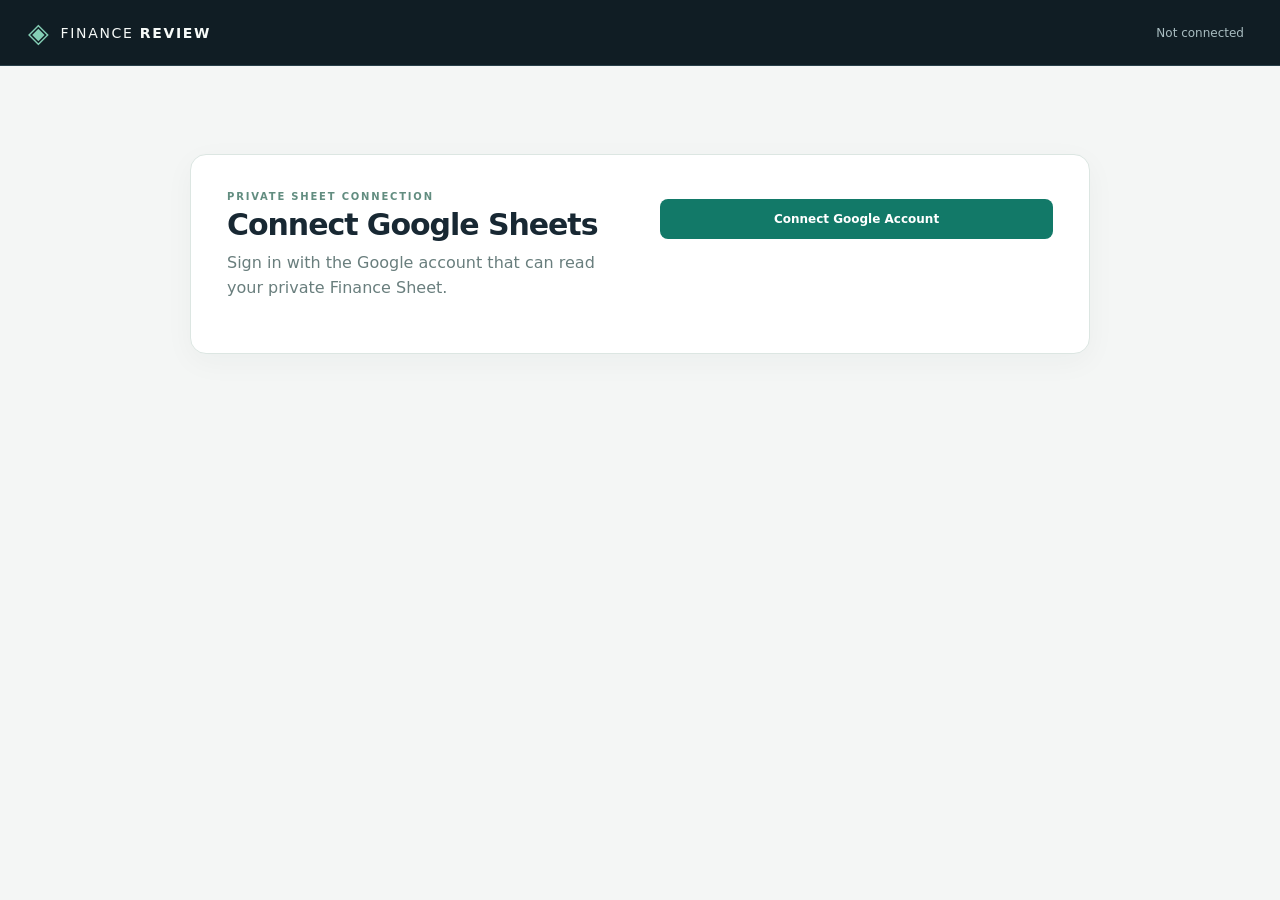
<file: index.html>
<!doctype html>
<html lang="en">
<head>
<meta charset="utf-8"><meta name="viewport" content="width=device-width, initial-scale=1">
<meta name="theme-color" content="#101d24"><title>Finance Review</title>
<link rel="stylesheet" href="./style.css?v=20261110-3">
<script src="https://accounts.google.com/gsi/client" async defer></script>
<script src="./statement-model.js?v=20261104-2" defer></script>
<script src="./source-model.js?v=20261104-5" defer></script>
<script src="./source-ranges.js?v=20261104-1" defer></script>
<script src="./liquidity-model.js?v=20261110-1" defer></script>
<script src="./liquidity-chart.js?v=20261110-2" defer></script>
<script src="./app.js?v=20261110-4" defer></script>
</head>
<body>
<div class="app-shell">
<header class="topbar"><div class="brand"><span class="brand-icon">◈</span><span>FINANCE <b>REVIEW</b></span></div><div class="top-actions"><span id="sync-time">Not connected</span><button id="refresh" class="button ghost" hidden>Refresh data</button><button id="disconnect" class="button ghost" hidden>Disconnect</button></div></header>
<main>
<section id="setup" class="setup"><div><p class="kicker">PRIVATE SHEET CONNECTION</p><h1>Connect Google Sheets</h1><p>Sign in with the Google account that can read your private Finance Sheet.</p></div><div class="setup-fields"><button id="connect" class="button primary">Connect Google Account</button><p id="connect-error" class="error" role="alert"></p></div></section>
<div id="dashboard" hidden>
<div class="page-heading"><div><p class="kicker">PERSONAL FINANCE</p><h1>Financial overview</h1><p id="period-subtitle" class="muted"></p></div><div class="select-wrap"><label for="period">Balance snapshot</label><select id="period"></select></div></div>
<nav class="tabs" aria-label="Dashboard sections"><button class="tab active" data-tab="overview" type="button">Overview</button><button class="tab" data-tab="assets" type="button">Assets & liabilities</button><button class="tab" data-tab="spending" type="button">Income & spending</button><button class="tab" data-tab="budget" type="button">Budget planner</button><button class="tab" data-tab="liquidity" type="button">Liquidity Planner</button></nav>
<p id="data-status" class="status-box" role="status"></p>
<section id="view-overview" class="view">
<div class="metric-grid"><article class="metric"><span>Period income</span><strong id="overview-income">—</strong><small>Statement income, including investment and MPF</small></article><article class="metric"><span>Period expense</span><strong id="expense">—</strong><small id="expense-caption"></small></article><article class="metric accent"><span>Net worth change</span><strong id="overview-net-change">—</strong><small>Change since prior balance snapshot</small></article><article class="metric"><span>Salary less expense</span><strong id="overview-core-savings">—</strong><small>Excludes investment, MPF and other income</small></article></div>
<div class="panel-grid"><article class="panel"><div class="panel-head"><div><p class="kicker">BALANCE SHEET</p><h2>Asset allocation</h2></div><button class="text-button" data-go="assets">Explore assets →</button></div><div id="allocation-summary"></div></article><article class="panel"><div class="panel-head"><div><p class="kicker">STATEMENT RECONCILIATION</p><h2>Expense components</h2></div><button class="text-button" data-go="spending">Explore spending →</button></div><div id="expense-summary"></div></article></div>
<article class="panel"><div class="panel-head"><div><p class="kicker">PERIOD COMPARISON</p><h2>Spending across snapshots</h2></div><span class="muted small">Periods have different lengths</span></div><div id="period-chart" class="period-chart"></div></article>
<article class="panel"><div class="panel-head"><div><p class="kicker">HISTORY</p><h2>Net worth across snapshots</h2></div></div><div id="net-worth-history" class="period-chart"></div></article>
</section>
<section id="view-assets" class="view" hidden>
<div class="section-head"><div><p class="kicker">BALANCE SHEET</p><h2>Assets & liabilities</h2></div><span id="asset-asof" class="muted"></span></div>
<div class="metric-grid three"><article class="metric"><span>Gross assets</span><strong id="asset-gross">—</strong></article><article class="metric"><span>Total liabilities</span><strong id="asset-debt">—</strong></article><article class="metric"><span>Net worth</span><strong id="asset-net">—</strong></article></div>
<div class="panel-grid"><article class="panel"><div class="panel-head"><div><p class="kicker">COMPOSITION</p><h2>Allocation</h2></div><div class="select-wrap compact"><label for="asset-group">Group by</label><select id="asset-group"><option value="category">Category</option><option value="account">Account</option><option value="currency">Currency</option></select></div></div><div id="asset-groups"></div></article><article class="panel"><div class="panel-head"><div><p class="kicker">MOVEMENT</p><h2>Change since prior snapshot</h2></div></div><div id="asset-movement"></div></article></div>
<article class="panel"><div class="panel-head"><div><p class="kicker">POSITIONS</p><h2>Account & holding detail</h2></div><span id="holding-count" class="muted small"></span></div><div class="filter-row"><input id="asset-search" type="search" placeholder="Search account or holding" aria-label="Search account or holding"><select id="asset-category" aria-label="Filter asset category"><option value="">All categories</option></select><select id="asset-type" aria-label="Filter position type"><option value="">Assets and liabilities</option><option value="Asset">Assets only</option><option value="Liabilities">Liabilities only</option></select><button id="clear-assets" class="button light">Clear filters</button></div><div class="table-wrap"><table><thead><tr><th>Type</th><th>Category</th><th>Account</th><th>Holding</th><th>CCY</th><th class="numeric">Original</th><th class="numeric">HKD value</th><th class="numeric">Change</th></tr></thead><tbody id="asset-rows"></tbody></table></div></article>
</section>
<section id="view-spending" class="view" hidden>
<div class="section-head"><div><p class="kicker">CASH FLOW</p><h2>Income & spending</h2></div><div class="select-wrap compact"><label for="spend-window">Itemized entries for</label><select id="spend-window"></select></div></div>
<div class="metric-grid three"><article class="metric accent"><span>Statement income</span><strong id="income-total">—</strong><small id="income-span"></small></article><article class="metric"><span>Reconciled expense</span><strong id="spend-total">—</strong><small id="spend-span"></small></article><article class="metric accent"><span>Net worth change</span><strong id="spend-net-change">—</strong><small>Statement balance change</small></article><article class="metric"><span>Salary</span><strong id="income-salary">—</strong><small>Statement figure</small></article><article class="metric"><span>Other income</span><strong id="income-other">—</strong><small>Statement figure</small></article><article class="metric"><span>Salary less expense</span><strong id="spend-core-savings">—</strong><small>Excludes investment, MPF and other income</small></article></div>
<div class="panel-grid"><article class="panel"><div class="panel-head"><div><p class="kicker">INCOME SOURCES</p><h2>Statement breakdown</h2></div></div><div id="income-components"></div></article><article class="panel"><div class="panel-head"><div><p class="kicker">EXPENSE COMPONENTS</p><h2>Reconciled breakdown</h2></div></div><div id="spend-components"></div></article></div>
<div class="panel-grid"><article class="panel"><div class="panel-head"><div><p class="kicker">INCOME LOG</p><h2>Entry breakdown</h2></div><div class="select-wrap compact"><label for="income-group">Group by</label><select id="income-group"><option value="type">Income type</option><option value="account">Receiving account</option></select></div></div><div id="income-groups"></div></article><article class="panel"><div class="panel-head"><div><p class="kicker">LARGE EXPENSE LOG</p><h2>Categories</h2></div><div class="select-wrap compact"><label for="event-group">Group by</label><select id="event-group"><option value="category">Category</option><option value="month">Calendar month</option></select></div></div><div id="event-groups"></div></article></div>
<article class="panel"><div class="panel-head"><div><p class="kicker">ITEMIZED INCOME</p><h2>Income entries</h2></div><span id="income-count" class="muted small"></span></div><div class="filter-row"><input id="income-search" type="search" placeholder="Search entry or account" aria-label="Search income entry"><select id="income-type" aria-label="Filter income type"><option value="">All income types</option></select><select id="income-account" aria-label="Filter receiving account"><option value="">All accounts</option></select><button id="clear-income" class="button light">Clear filters</button></div><div class="table-wrap"><table><thead><tr><th>Date</th><th>Description</th><th>Income type</th><th>Receiving account</th><th class="numeric">HKD amount</th></tr></thead><tbody id="income-rows"></tbody></table></div></article>
<article class="panel"><div class="panel-head"><div><p class="kicker">ITEMIZED ENTRIES</p><h2>Large expenses</h2></div><span id="event-count" class="muted small"></span></div><div class="filter-row"><input id="event-search" type="search" placeholder="Search description" aria-label="Search expense description"><select id="event-category" aria-label="Filter category"><option value="">All categories</option></select><button id="clear-events" class="button light">Clear filters</button></div><div class="table-wrap"><table><thead><tr><th>Date</th><th>Description</th><th>Category</th><th class="numeric">Amount</th></tr></thead><tbody id="event-rows"></tbody></table></div></article>
<p class="data-note">Gross assets, liabilities, income, expense and salary less expense come from Statement's labeled totals. Itemized lists do not recalculate those totals. Investment and MPF results are valuation changes, not cash receipts. Routine is a reconciliation residual and can be positive. Only Large exp. contains individual spending entries; income entries exclude transfers.</p>
</section>
<section id="view-budget" class="view" hidden>
<div class="section-head"><div><p class="kicker">PLANNING</p><h2>Budget planner</h2></div><div class="select-wrap compact"><label for="budget-month">Budget month</label><select id="budget-month"></select></div></div>
<div class="metric-grid three"><article class="metric"><span>Planned income</span><strong id="budget-income">—</strong></article><article class="metric"><span>Planned expenses</span><strong id="budget-expenses">—</strong></article><article class="metric"><span>Planned surplus</span><strong id="budget-surplus">—</strong></article></div>
<div class="panel-grid"><article class="panel"><div class="panel-head"><div><p class="kicker">MONTHLY PLAN</p><h2>Expense categories</h2></div></div><div id="budget-categories"></div></article><article class="panel"><div class="panel-head"><div><p class="kicker">ACTUAL VS PLAN</p><h2>Reconciliation status</h2></div></div><div id="budget-actual"></div></article></div>
<article class="panel"><div class="panel-head"><div><p class="kicker">FUTURE ONE-OFF PLANS</p><h2>Events & one-off expenses</h2></div><span id="plan-count" class="muted small"></span></div><div class="filter-row"><select id="plan-scope" aria-label="Filter planned event month"><option value="all">All planned months</option><option value="month">Selected budget month</option></select><input id="plan-search" type="search" placeholder="Search event or note" aria-label="Search one-off plans"><select id="plan-category" aria-label="Filter plan category"><option value="">All categories</option></select><select id="plan-status" aria-label="Filter plan inclusion"><option value="">Included and excluded</option><option value="included">Included in budget</option><option value="excluded">Excluded from budget</option></select><button id="clear-plans" class="button light">Clear filters</button></div><div class="table-wrap"><table><thead><tr><th>Date</th><th>Event</th><th>Category</th><th class="numeric">Estimated cost</th><th class="numeric">Paid / saved</th><th class="numeric">Remaining</th><th>Included?</th><th>Notes</th></tr></thead><tbody id="plan-rows"></tbody></table></div><p class="data-note">The monthly Planned Events figure above comes directly from the Budget sheet. This list shows the source plans and does not recalculate the monthly budget.</p></article>
<article class="panel"><div class="panel-head"><div><p class="kicker">UPCOMING MONTHS</p><h2>Budget schedule</h2></div></div><div class="table-wrap"><table><thead><tr><th>Month</th><th class="numeric">Income</th><th class="numeric">Housing</th><th class="numeric">Routine</th><th class="numeric">Events</th><th class="numeric">Expenses</th><th class="numeric">Surplus</th></tr></thead><tbody id="budget-rows"></tbody></table></div></article>
</section>
<section id="view-liquidity" class="view" hidden>
<div class="section-head"><div><p class="kicker">CASH PLANNING</p><h2>Liquidity Planner</h2></div><span id="liquidity-asof" class="muted"></span></div>
<div class="metric-grid three"><article class="metric accent"><span>Current liquidity</span><strong id="liquidity-current">—</strong><small>HKD-denominated cash plus credit card balances converted to HKD</small></article><article class="metric"><span>Projected ending liquidity</span><strong id="liquidity-projected">—</strong><small id="liquidity-projection-date"></small></article></div>
<article class="panel liquidity-forecast"><div class="panel-head"><div><p class="kicker">FORECAST & STRESS TEST</p><h2>Monthly liquidity</h2></div><span class="muted small">Changes here stay in this browser</span></div>
<div class="lc-controls"><div class="lc-slider"><div class="lc-control-heading"><label for="extra-outflow">Extra Cash Outflow</label><strong id="extra-outflow-value">HK$0</strong></div><input id="extra-outflow" type="range" min="0" max="100000" step="1000" value="0"><div class="lc-range-labels"><span>HK$0</span><span>HK$100,000</span></div></div><div class="select-wrap"><label for="effective-month">Effective Month</label><select id="effective-month"></select></div></div>
<div class="lc-chart-toolbar"><div class="lc-legend"><span><i class="lc-legend-actual"></i>Actual</span><span><i class="lc-legend-baseline"></i>Baseline Forecast</span><span><i class="lc-legend-scenario"></i>Stress Scenario</span><span><i class="lc-legend-negative"></i>Below zero</span></div><div class="lc-range-switch" role="group" aria-label="Chart period"><button type="button" data-liquidity-range="3" aria-pressed="false">3M</button><button type="button" data-liquidity-range="6" aria-pressed="false">6M</button><button type="button" data-liquidity-range="12" aria-pressed="true">12M</button></div></div>
<div id="liquidity-chart" class="lc-chart"></div>
<div class="lc-summary"><div><span>Projected Ending Liquidity</span><strong id="baseline-ending">—</strong></div><div><span>Adjusted Ending Liquidity</span><strong id="adjusted-ending">—</strong></div><div id="minimum-liquidity-card"><span>Minimum Liquidity</span><strong id="minimum-liquidity">—</strong></div></div>
<div class="table-wrap"><table><thead><tr><th>Month</th><th class="numeric">Scenario beginning</th><th class="numeric">Budgeted net cash flow</th><th class="numeric">One-off net cash flow</th><th class="numeric">Baseline ending</th><th class="numeric">Scenario ending</th></tr></thead><tbody id="liquidity-rows"></tbody></table></div><p class="data-note">Forecast starts from the latest completed Statement snapshot. Regular cash flow excludes Budget planned events; included one-off estimates appear once. Investment valuation changes are excluded. The stress test does not change your Sheet.</p></article>
<div class="panel-grid"><article class="panel"><div class="panel-head"><div><p class="kicker">SAVINGS</p><h2>Budget vs actual savings</h2></div></div><div class="table-wrap"><table><thead><tr><th>Month</th><th class="numeric">Target</th><th class="numeric">Actual</th><th class="numeric">Gap</th><th>Status</th></tr></thead><tbody id="liquidity-savings"></tbody></table></div></article><article class="panel"><div class="panel-head"><div><p class="kicker">INCLUDED PLANS</p><h2>Future one-off plans</h2></div></div><div class="table-wrap"><table><thead><tr><th>Date</th><th>Event</th><th>Category</th><th class="numeric">Cash flow</th></tr></thead><tbody id="liquidity-plans"></tbody></table></div></article></div>
</section>
</div>
</main>
</div>
</body>
</html>
</file>
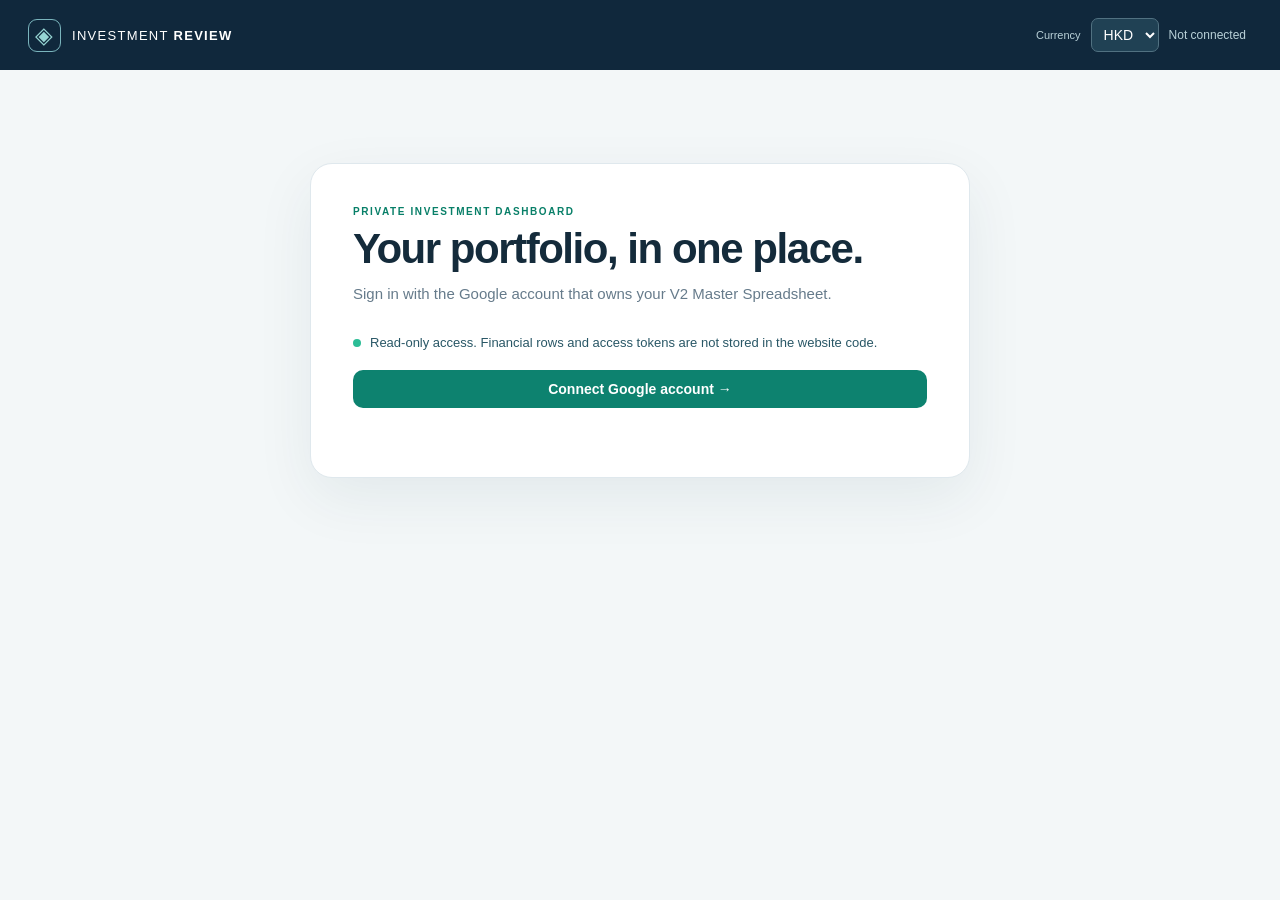
<file: investment/index.html>
<!doctype html>
<html lang="en">
<head>
  <meta charset="utf-8">
  <meta name="viewport" content="width=device-width, initial-scale=1">
  <meta name="theme-color" content="#10283c">
  <title>Investment Review V2</title>
  <link rel="stylesheet" href="./style.css?v=watch-performance-20261114">
  <script src="https://accounts.google.com/gsi/client" async defer></script>
  <script src="./v2-data.js?v=watch-performance-20261114" defer></script>
  <script src="./return-model.js?v=returns-20261108" defer></script>
  <script src="./overview-model.js?v=overview-history-20261108" defer></script>
  <script src="./overview-ui.js?v=watch-performance-20261114" defer></script>
  <script src="./return-ui.js?v=watch-performance-20261114" defer></script>
  <script src="./value-history.js?v=history-20261108" defer></script>
  <script src="./holdings-model.js?v=holdings-selected-total-20261110" defer></script>
  <script src="./holdings-ui.js?v=holdings-selected-total-20261110" defer></script>
  <script src="./activity-model.js" defer></script>
  <script src="./activity-ui.js" defer></script>
  <script src="./app.js?v=watch-performance-20261114" defer></script>
</head>
<body>
<div class="shell">
  <header class="topbar">
    <a class="brand" href="#overview" aria-label="Investment Review home"><span class="brand-mark">◈</span><span>INVESTMENT <b>REVIEW</b></span></a>
    <div class="top-actions"><label for="currency-select" class="header-label">Currency</label><select id="currency-select" aria-label="Display currency"><option value="HKD">HKD</option><option value="USD">USD</option></select><span id="sync-status" class="sync-status">Not connected</span><button id="refresh" class="button subtle" type="button" hidden>Refresh</button><button id="disconnect" class="button subtle" type="button" hidden>Disconnect</button></div>
  </header>
  <main>
    <section id="setup" class="connect-card">
      <div><p class="eyebrow">PRIVATE INVESTMENT DASHBOARD</p><h1>Your portfolio, in one place.</h1><p>Sign in with the Google account that owns your V2 Master Spreadsheet.</p><div class="privacy-line"><span class="privacy-dot"></span> Read-only access. Financial rows and access tokens are not stored in the website code.</div></div>
      <div class="connect-form"><button id="connect" class="button primary" type="button">Connect Google account <span aria-hidden="true">→</span></button><p id="connect-error" class="error" role="alert"></p></div>
    </section>
    <div id="app" hidden>
      <section class="hero"><div><p class="eyebrow">PERSONAL INVESTMENTS</p><h1>Portfolio overview</h1><p id="hero-subtitle" class="muted">V2 Master data connected.</p></div><div class="hero-controls"><label for="overview-period">Reporting period</label><select id="overview-period"><option value="current">Current / Latest</option></select><label for="overview-broker">Broker</label><select id="overview-broker"><option value="ALL">All</option><option value="IBKR">IBKR</option><option value="Webull HK">Webull HK</option></select></div></section>
      <nav class="tabs" aria-label="Dashboard sections"><button class="tab active" data-tab="overview" type="button">Overview</button><button class="tab" data-tab="profits" type="button">Profits &amp; Loss</button><button class="tab" data-tab="activity" type="button">Trades & cash</button><button class="tab" data-tab="market" type="button">Market Watch</button></nav>
      <section id="view-overview" class="view">
        <div class="section-title"><div><p class="eyebrow">PORTFOLIO</p><h2>Portfolio summary</h2></div><span id="summary-asof" class="muted"></span></div>
        <div class="metrics overview-metrics"><article class="metric"><span>Total NAV</span><strong id="summary-nav">—</strong><small id="summary-nav-note"></small></article><article class="metric"><span>Equity &amp; fund value</span><strong id="summary-equity">—</strong><small id="summary-equity-note"></small></article><article class="metric"><span>Total cash</span><strong id="summary-cash">—</strong><small id="summary-cash-note"></small></article></div>
        <article class="panel"><div class="panel-head"><div><p class="eyebrow">HISTORY</p><h2>Portfolio Value History</h2></div><div class="filters"><label>Mode <select id="value-mode"><option value="nav">Total NAV</option><option value="positions">Positions</option></select></label><label>Range <select id="value-range"><option value="ALL">All</option><option value="3M">3M</option><option value="6M">6M</option><option value="1Y">1Y</option><option value="YTD">YTD</option><option value="CUSTOM">Custom Range</option></select></label><label class="value-custom" hidden>Start month <input id="value-start" type="month"></label><label class="value-custom" hidden>End month <input id="value-end" type="month"></label></div></div><div id="value-symbols" class="filters" hidden></div><div id="value-chart" class="nav-chart" role="img" aria-label="Historical portfolio value"></div><p class="panel-note">Month-end market values in HKD from Positions. A confirmed absent holding is zero; a missing snapshot remains unavailable.</p></article>
        <article class="panel"><div class="panel-head"><div><p class="eyebrow">ALLOCATION</p><h2>Holdings by asset</h2></div></div><div class="donut-layout"><div><div id="holdings-chart" class="holdings-donut" role="img" aria-label="Holdings donut chart"></div><p id="holdings-chart-note" class="panel-note"></p></div><div><div id="holdings-legend" class="donut-legend"></div><div id="holdings-offsets" class="donut-offsets"></div></div></div></article>
        <article class="panel"><div class="panel-head"><div><p class="eyebrow">OPEN POSITIONS</p><h2>Open position P/L</h2></div></div><div class="table-wrap"><table><thead><tr><th>Symbol</th><th>Asset type</th><th class="numeric">IBKR open P/L</th><th class="numeric">Webull HK open P/L</th><th class="numeric">Combined open P/L</th></tr></thead><tbody id="open-pl-rows"></tbody></table></div><p id="open-pl-note" class="panel-note"></p></article>
        <article class="panel"><div class="panel-head"><div><p class="eyebrow">POSITION DETAIL</p><h2>Each holding</h2></div></div><div class="table-wrap holdings-table-wrap"><table><thead><tr><th><input id="holdings-all" type="checkbox" checked aria-label="Select all visible holdings"></th><th>Broker</th><th>Asset type</th><th>Symbol</th><th>Source currency</th><th class="numeric">Quantity / amount</th><th class="numeric">Avg cost</th><th class="numeric">Current price</th><th class="numeric">Market value</th><th class="numeric">Open P/L</th><th class="numeric">NAV weight</th></tr></thead><tbody id="holdings-rows"></tbody><tfoot><tr><th colspan="8">Selected Total</th><th id="holdings-total" class="numeric">—</th><th id="holdings-open-pl-total" class="numeric">—</th><th id="holdings-weight-total" class="numeric">—</th></tr></tfoot></table></div><p id="holdings-note" class="panel-note"></p></article>
      </section>
      <section id="view-profits" class="view" hidden>
        <div class="section-title"><div><p class="eyebrow">PORTFOLIO PERFORMANCE</p><h2>Profits &amp; Loss</h2></div></div>
        <article class="panel"><div class="panel-head"><div><p class="eyebrow">PERFORMANCE SUMMARY</p><h2>Selected period</h2></div><div class="filters"><label>Period <select id="return-period"><option>Monthly</option><option>YTD</option><option>Annual</option><option>1Y</option><option>All</option></select></label><label>Year <select id="return-year"></select></label><label>Month <select id="return-month"></select></label></div></div><div class="metrics three"><div class="metric"><span>Selected Period P&amp;L (HKD)</span><strong id="return-pnl">—</strong></div><div class="metric"><span>Selected Period Return</span><strong id="return-value">—</strong></div><div class="metric"><span>Ending NAV (HKD)</span><strong id="return-nav">—</strong></div></div><p id="return-note" class="panel-note"></p></article>
        <article class="panel"><div class="panel-head"><div><p class="eyebrow">PROFIT &amp; LOSS</p><h2>Profit &amp; loss</h2></div><div class="filters"><label>Start month <input id="pnl-start" type="month"></label><label>End month <input id="pnl-end" type="month"></label><label>Broker <select id="pnl-broker"><option value="ALL">All</option><option value="IBKR">IBKR</option><option value="Webull HK">Webull HK</option></select></label><label>Symbol <select id="pnl-symbol"><option value="ALL">All</option></select></label></div></div><p id="pnl-currency-note" class="panel-note"></p><div class="table-wrap pnl-table-wrap"><table><thead><tr><th><input id="pnl-all" type="checkbox" checked aria-label="Select all profit and loss rows"></th><th>Date</th><th>Broker</th><th>Symbol</th><th>Currency</th><th class="numeric">Realized P&amp;L</th><th class="numeric">Change in Unrealized P&amp;L</th><th class="numeric">Dividend</th><th class="numeric">Interest</th><th class="numeric">Commission</th><th class="numeric">Fee</th><th class="numeric">Tax</th><th class="numeric">Other Income/Expense</th><th class="numeric">Monthly P&amp;L</th></tr></thead><tbody id="pnl-rows"></tbody><tfoot><tr><th colspan="5">Selected Total</th><th id="pnl-total-0" class="numeric">—</th><th id="pnl-total-1" class="numeric">—</th><th id="pnl-total-2" class="numeric">—</th><th id="pnl-total-3" class="numeric">—</th><th id="pnl-total-4" class="numeric">—</th><th id="pnl-total-5" class="numeric">—</th><th id="pnl-total-6" class="numeric">—</th><th id="pnl-total-7" class="numeric">—</th><th id="pnl-total-8" class="numeric">—</th></tr></tfoot></table></div><p class="panel-note">Realized P&amp;L and Change in Unrealized P&amp;L can offset through sale reclassification. Use net P&amp;L for period performance.</p></article>
        <article class="panel"><div class="panel-head"><div><p class="eyebrow">HISTORY</p><h2>Monthly portfolio performance</h2></div><div class="filters history-filters"><label>Range <select id="history-range"><option value="ALL">ALL</option><option value="1M">1M</option><option value="3M">3M</option><option value="6M">6M</option><option value="YTD">YTD</option><option value="1Y">1Y</option><option value="CUSTOM">Custom date range</option></select></label><label class="history-custom" hidden>Start date <input id="history-start" type="date"></label><label class="history-custom" hidden>End date <input id="history-end" type="date"></label><label class="history-toggle"><input id="history-pnl" type="checkbox"> Show Monthly P&amp;L</label><label class="history-toggle"><input id="history-ytd" type="checkbox"> Show YTD Return</label><label class="history-toggle"><input id="history-return" type="checkbox" checked> Show Monthly Return</label></div></div><div id="nav-chart" class="nav-chart" role="img" aria-label="Monthly P&amp;L and portfolio returns"></div><div class="table-wrap performance-table-wrap"><table><thead><tr><th>Month</th><th class="numeric">Ending NAV (HKD)</th><th class="numeric">Monthly P&amp;L (HKD)</th><th class="numeric">Monthly Return</th></tr></thead><tbody id="performance-rows"></tbody></table></div><p class="panel-note">Returns and P&amp;L use Monthly Return in HKD. Incomplete months remain unavailable.</p></article>
        <article class="panel"><div class="panel-head"><div><p class="eyebrow">ANNUAL PERFORMANCE</p><h2>Portfolio vs QQQ vs VOO</h2></div><div class="filters comparison-filters"><label>Year <select id="comparison-year"><option value="ALL">All Years</option></select></label><label>Period <select id="comparison-period"><option value="Annual">Annual</option><option value="Monthly">Monthly</option><option value="All">All</option></select></label><label class="inline-check"><input id="compare-portfolio" type="checkbox" checked> My Portfolio</label><label class="inline-check"><input id="compare-qqq" type="checkbox" checked> QQQ</label><label class="inline-check"><input id="compare-voo" type="checkbox" checked> VOO</label></div></div><div class="table-wrap"><table><thead><tr><th>Period</th><th class="numeric comparison-portfolio">My Portfolio</th><th class="numeric comparison-qqq">QQQ</th><th class="numeric comparison-voo">VOO</th><th class="numeric">Annual / YTD P&amp;L (HKD)</th></tr></thead><tbody id="annual-rows"></tbody><tfoot><tr><th>Total P&amp;L</th><th class="comparison-portfolio"></th><th class="comparison-qqq"></th><th class="comparison-voo"></th><th id="annual-pnl-total" class="numeric">—</th></tr></tfoot></table></div><p class="panel-note">Returns compound monthly. Missing benchmark months remain N/A; P&amp;L uses the existing portfolio calculation.</p><div class="panel-head comparison-chart-head"><div><p class="eyebrow">RETURN COMPARISON</p><h2>Performance chart</h2></div><div class="filters"><label>Mode <select id="comparison-chart-mode"><option value="Monthly">Monthly</option><option value="Yearly">Yearly</option></select></label></div></div><div id="comparison-chart" class="nav-chart" role="img" aria-label="Portfolio, QQQ and VOO returns"></div></article>
      </section>
      <section id="view-activity" class="view" hidden>
        <div class="section-title"><div><p class="eyebrow">TRANSACTION HISTORY</p><h2>Trades &amp; cash</h2></div><span id="activity-count" class="muted"></span></div>
        <article class="panel"><div class="panel-head"><div><p class="eyebrow">FILTERS</p><h2>Choose records</h2></div><div class="filters"><label>Start date <input id="activity-start" type="date"></label><label>End date <input id="activity-end" type="date"></label><label>Broker <select id="activity-broker"><option value="ALL">All</option><option value="IBKR">IBKR</option><option value="Webull HK">Webull HK</option></select></label></div></div><p id="activity-note" class="panel-note"></p></article>
        <article class="panel"><div class="panel-head"><div><p class="eyebrow">TRADES</p><h2>Trade history</h2></div></div><div class="table-wrap activity-table-wrap"><table class="trades-table"><thead><tr><th><input id="trades-all" type="checkbox" checked aria-label="Select all visible trades"></th><th>Trade Date</th><th>Broker</th><th>Symbol</th><th>Action</th><th class="numeric">Quantity</th><th class="numeric">Price</th><th>Currency</th><th class="numeric">Gross Amount</th><th class="numeric">Commission / Fee</th><th class="numeric">Net Cash Impact</th><th class="numeric">Quantity After Trade</th><th class="numeric">Avg Cost Before Trade</th><th class="numeric">Avg Cost After Trade</th><th class="numeric">Realized P&amp;L</th><th>Source</th><th>Status</th><th>Review Notes</th></tr></thead><tbody id="trades-rows"></tbody><tfoot><tr><th colspan="10">Selected Total · Net Cash Impact</th><th id="trades-total" class="numeric">—</th><th colspan="7"></th></tr></tfoot></table></div></article>
        <article class="panel"><div class="panel-head"><div><p class="eyebrow">CASH LEDGER</p><h2>Cash movements</h2></div></div><div class="table-wrap activity-table-wrap"><table class="cash-table"><thead><tr><th><input id="cash-all" type="checkbox" checked aria-label="Select all visible cash records"></th><th>Date</th><th>Broker</th><th>Event Type</th><th>Description</th><th>Currency</th><th class="numeric">Cash Change</th><th>Source</th><th>Status</th><th>Notes</th></tr></thead><tbody id="cash-rows"></tbody><tfoot><tr><th colspan="6">Selected Total · Cash Change</th><th id="cash-total" class="numeric">—</th><th colspan="3"></th></tr></tfoot></table></div></article>
      </section>
      <section id="view-market" class="view" hidden>
        <div class="section-title"><div><p class="eyebrow">MARKET DATA</p><h2>Market Watch</h2></div></div>
        <article class="panel market-panel"><div class="panel-head"><div><p class="eyebrow">MARKET WATCH</p><h2>Stocks, ETFs &amp; indices</h2></div><div class="filters"><label>Filter <input id="market-filter" type="search" placeholder="Symbol, sector, any field" aria-label="Filter Market Watch"></label></div></div><div class="table-wrap market-table-wrap"><table class="market-table"><thead><tr id="market-head"></tr></thead><tbody id="market-rows"></tbody></table></div><p class="panel-note">Original Master Spreadsheet values and index points; display currency does not change these values.</p></article>
      </section>
    </div>
  </main>
</div>
</body>
</html>
</file>
<file: style.css>
[hidden]{display:none!important}
:root{font-family:Inter,ui-sans-serif,system-ui,-apple-system,"Segoe UI",Arial,sans-serif;color:#182833;background:#f4f6f5;font-synthesis:none}
*{box-sizing:border-box}
body{margin:0}
button,input,select{font:inherit}
button{cursor:pointer}
button:focus-visible,input:focus-visible,select:focus-visible{outline:3px solid #81b6a5;outline-offset:2px}
.app-shell{min-height:100vh}
.topbar{min-height:66px;background:#101d24;color:#f6faf8;display:flex;align-items:center;justify-content:space-between;gap:20px;padding:12px max(28px,calc((100vw - 1440px)/2));border-bottom:1px solid #29404a}
.brand{font-size:14px;letter-spacing:.12em;font-weight:500;display:flex;align-items:center;gap:10px;white-space:nowrap}
.brand b{font-weight:800}
.brand-icon{font-size:27px;color:#84ceb5}
.top-actions{display:flex;align-items:center;gap:10px}
.top-actions span{font-size:12px;color:#a9bdc1;margin-right:8px}
.button{border-radius:8px;border:1px solid transparent;padding:10px 14px;font-size:12px;font-weight:700;white-space:nowrap}
.button.ghost{background:#20313a;color:#e8f2ee;border-color:#37505a}
.button.ghost:hover{background:#2c424b}
.button.primary{background:#127968;color:#fff;padding:12px 18px}
.button.primary:hover{background:#0c6658}
.button.light{background:#eff4f1;border-color:#d9e3de;color:#3d5c52}
main{max-width:1440px;margin:auto;padding:28px 28px 70px}
.kicker{font-size:10px;font-weight:800;letter-spacing:.18em;color:#628d80;margin:0 0 6px}
h1,h2,p{margin-top:0}
h1{font-size:30px;line-height:1.16;letter-spacing:-.035em;margin-bottom:7px}
h2{font-size:17px;line-height:1.25;letter-spacing:-.015em;margin:0}
.muted{color:#72838a;font-size:13px}
.small{font-size:11px}
.page-heading,.section-head{display:flex;justify-content:space-between;align-items:end;gap:20px;margin-bottom:20px}
.page-heading .muted{margin:0}
.section-head{margin:6px 0 17px}
.section-head h2{font-size:24px}
.select-wrap{display:flex;flex-direction:column;gap:5px;min-width:185px}
.select-wrap.compact{min-width:154px}
label{font-size:11px;font-weight:700;color:#586e70}
select,input{border:1px solid #ccd9d5;background:#fff;color:#20343d;border-radius:8px;padding:10px 12px;min-height:40px}
select{cursor:pointer}
.setup{display:grid;grid-template-columns:1fr 1fr;gap:40px;max-width:900px;margin:60px auto;background:#fff;border:1px solid #dce6e2;border-radius:16px;padding:36px;box-shadow:0 8px 30px #18372b0a}
.setup p:not(.kicker){color:#697e7d;line-height:1.6;max-width:420px}
.setup-fields{display:flex;flex-direction:column;align-items:stretch;gap:8px}
.setup-fields label:not(:first-child){margin-top:8px}
.setup-fields .button{margin-top:8px}
.error{color:#ad594e;font-size:12px;min-height:1em;margin:0}
.tabs{display:flex;gap:6px;border-bottom:1px solid #d9e4e0;overflow-x:auto;margin-bottom:22px}
.tab{border:0;border-bottom:3px solid transparent;background:transparent;color:#667c80;padding:13px 18px;font-size:13px;font-weight:700;white-space:nowrap}
.tab:hover{color:#1c5d50;background:#edf3f0}
.tab.active{color:#126b5b;border-bottom-color:#14816c}
.view{display:flex;flex-direction:column;gap:16px}
.metric-grid{display:grid;grid-template-columns:repeat(4,minmax(0,1fr));gap:12px}
.metric-grid.three{grid-template-columns:repeat(3,minmax(0,1fr))}
.metric{min-width:0;min-height:117px;background:#fff;border:1px solid #dce6e2;border-radius:12px;padding:18px 20px}
.metric.accent{background:#e1f1e9;border-color:#c8e4d5}
.metric span{display:block;font-size:11px;font-weight:700;color:#6b8381}
.metric strong{display:block;color:#173039;letter-spacing:-.035em;font-size:clamp(20px,2vw,32px);margin:14px 0 4px;overflow-wrap:anywhere}
.metric small{display:block;color:#798b8b;font-size:11px;line-height:1.35}
.panel-grid{display:grid;grid-template-columns:repeat(2,minmax(0,1fr));gap:16px}
.panel{background:#fff;border:1px solid #dce6e2;border-radius:12px;padding:21px 23px;min-width:0}
.panel-head{display:flex;align-items:center;justify-content:space-between;gap:12px;margin-bottom:17px}
.text-button{background:transparent;border:0;color:#117461;font-size:12px;font-weight:800;padding:5px;white-space:nowrap}
.text-button:hover{text-decoration:underline}
.bar-row{display:grid;grid-template-columns:minmax(85px,1fr) minmax(70px,2fr) minmax(105px,max-content);align-items:center;gap:12px;padding:8px 0;font-size:12px}
.bar-row .bar-label{color:#475f65;min-width:0;overflow:hidden;text-overflow:ellipsis;white-space:nowrap}
.bar-row strong{text-align:right;font-size:12px;font-weight:700;font-variant-numeric:tabular-nums}
.bar-row.clickable{cursor:pointer;border-radius:5px}
.bar-row.clickable:hover{background:#f2f8f4}
.bar-track{height:9px;background:#edf2ef;border-radius:99px;overflow:hidden}
.bar-fill{height:100%;background:#2d8b75;border-radius:99px;min-width:2px}
.bar-fill.coral{background:#db8269}
.bar-fill.blue{background:#6096ad}
.bar-fill.gold{background:#d4a354}
.bar-fill.slate{background:#82929c}
.bar-fill.purple{background:#987db6}
.bar-fill.dark{background:#476d71}
.summary-total{display:flex;align-items:baseline;justify-content:space-between;border-top:1px solid #e8efeb;margin-top:8px;padding-top:13px;font-size:12px;font-weight:750}
.summary-total strong{font-size:16px;font-variant-numeric:tabular-nums}
.mini-note,.data-note{font-size:11px;color:#758888;line-height:1.55;margin:10px 0 0}
.data-note{margin:0 3px}
.period-chart{display:grid;grid-template-columns:repeat(auto-fit,minmax(160px,1fr));gap:10px}
.liquidity-chart{margin:0 0 14px;background:#f8fbf9;border:1px solid #e3eee8;border-radius:8px;padding:10px 14px}
.liquidity-chart svg{display:block;width:100%;height:180px}
.chart-labels{display:flex;justify-content:space-between;color:#6b8381;font-size:11px}
.liquidity-forecast{padding:24px 26px}
.lc-controls{display:grid;grid-template-columns:minmax(240px,1fr) 190px;gap:24px;align-items:end;background:#f7faf8;border:1px solid #e4ece8;border-radius:10px;padding:16px 18px;margin-bottom:18px}
.lc-control-heading{display:flex;align-items:baseline;justify-content:space-between;gap:12px;margin-bottom:12px}
.lc-control-heading strong{font-size:18px;font-variant-numeric:tabular-nums;color:#176e5e}
.lc-slider input[type=range]{display:block;width:100%;height:24px;padding:0;border:0;background:transparent;accent-color:#14816c;cursor:pointer}
.lc-range-labels{display:flex;justify-content:space-between;color:#7a8e8a;font-size:10px;margin-top:1px}
.lc-chart-toolbar{display:flex;align-items:center;justify-content:space-between;gap:12px;flex-wrap:wrap;margin:0 0 10px}
.lc-legend{display:flex;flex-wrap:wrap;gap:12px 24px;color:#526b68;font-size:11px;font-weight:700}
.lc-range-switch{display:inline-flex;flex:none;gap:2px;padding:3px;border:1px solid #dce8e2;border-radius:8px;background:#f7faf8}
.lc-range-switch button{border:0;border-radius:5px;background:transparent;color:#607a72;padding:6px 10px;font:inherit;font-size:11px;font-weight:800;cursor:pointer}
.lc-range-switch button:hover{color:#176e5e}
.lc-range-switch button[aria-pressed=true]{background:#176e5e;color:#fff}
.lc-range-switch button:focus-visible{outline:2px solid #176e5e;outline-offset:2px}
.lc-legend span{display:inline-flex;align-items:center;gap:7px}
.lc-legend i{display:inline-block;width:22px;height:0;border-top:3px solid #15836e}
.lc-legend .lc-legend-actual{width:10px;height:10px;background:#142d33;border:2px solid #fff;box-shadow:0 0 0 1px #142d33;border-radius:50%}
.lc-legend .lc-legend-baseline{border-top:2px dashed #829590}
.lc-legend .lc-legend-negative{border-color:#b96b60}
.lc-chart{background:#fbfcfb;border:1px solid #e4ece8;border-radius:10px;margin-bottom:16px}
.lc-scroll{overflow-x:auto;overscroll-behavior-inline:contain}
.lc-canvas{position:relative;min-height:344px}
.lc-chart svg{display:block;max-width:none;font-family:inherit}
.lc-grid line{stroke:#e7eeea;stroke-width:1}
.lc-grid text,.lc-month{fill:#6e8580;font-size:11px;font-variant-numeric:tabular-nums}
.lc-grid.lc-zero line{stroke:#889b95;stroke-width:1.4}
.lc-grid.lc-zero text{fill:#455b56;font-weight:700}
.lc-baseline{fill:none;stroke:#889b95;stroke-width:2.3;stroke-dasharray:7 6;stroke-linecap:round;stroke-linejoin:round}
.lc-scenario,.lc-scenario-negative{fill:none;stroke:#14816c;stroke-width:3.4;stroke-linecap:round;stroke-linejoin:round}
.lc-scenario-negative{stroke:#b96b60}
.lc-dot{fill:#14816c;stroke:#fff;stroke-width:2}
.lc-actual .lc-dot{fill:#142d33}
.lc-below .lc-dot{fill:#b96b60}
.lc-hit{fill:transparent;cursor:pointer}
.lc-point:focus-visible .lc-dot,.lc-point:hover .lc-dot{stroke:#143a34;stroke-width:3}
.lc-tooltip{position:absolute;z-index:3;width:240px;padding:12px 14px;border-radius:9px;background:#19322f;color:#f4faf7;box-shadow:0 10px 25px #17322c33;pointer-events:none;font-size:11px}
.lc-tooltip b{display:block;font-size:12px;margin-bottom:6px;color:#bbdfd0}
.lc-tooltip div{display:flex;justify-content:space-between;gap:8px;padding:3px 0}
.lc-tooltip strong{font-variant-numeric:tabular-nums;white-space:nowrap}
.lc-summary{display:grid;grid-template-columns:repeat(3,minmax(0,1fr));gap:10px;margin-bottom:18px}
.lc-summary>div{padding:14px 16px;border:1px solid #e1eae5;border-radius:9px;background:#f9fbfa;min-width:0}
.lc-summary span{display:block;color:#6b817a;font-size:10px;font-weight:800;text-transform:uppercase;letter-spacing:.06em}
.lc-summary strong{display:block;margin-top:8px;font-size:19px;font-variant-numeric:tabular-nums;overflow-wrap:anywhere}
.lc-summary .lc-warning{background:#fff3ee;border-color:#e8b5a7}
.lc-summary .lc-warning span,.lc-summary .lc-warning strong{color:#9c4c42}
.period-tile{border:1px solid #e0e9e4;background:#f9fbfa;border-radius:9px;padding:13px;text-align:left;display:flex;flex-direction:column;gap:6px;min-height:105px}
.period-tile:hover,.period-tile.selected{border-color:#15947b;background:#eef8f2}
.period-tile b{font-size:13px}
.period-tile span{font-size:11px;color:#768989}
.period-tile strong{font-size:16px;font-variant-numeric:tabular-nums}
.filter-row{display:flex;gap:9px;flex-wrap:wrap;margin-bottom:12px}
.filter-row input{flex:1 1 220px;min-width:170px}
.filter-row select{min-width:160px}
.table-wrap{overflow:auto;max-height:560px;border:1px solid #ebf0ed;border-radius:8px}
table{border-collapse:collapse;width:100%;min-width:740px}
th,td{padding:11px 12px;border-bottom:1px solid #edf1ee;text-align:left;font-size:12px;white-space:nowrap}
th{position:sticky;top:0;z-index:1;background:#f7f9f7;color:#658079;font-weight:800;font-size:10px;text-transform:uppercase;letter-spacing:.07em}
td.numeric,th.numeric{text-align:right;font-variant-numeric:tabular-nums}
tbody tr:hover{background:#f6faf7}
tbody tr:last-child td{border-bottom:0}
tbody tr.clickable{cursor:pointer}
.tag{display:inline-block;border-radius:20px;background:#eaf2ed;color:#4d7469;padding:4px 8px;font-size:10px;font-weight:800}
.tag.debt{background:#f8e9e6;color:#a85b53}
.empty{padding:24px;color:#788989;font-size:12px}
.positive{color:#19806b}
.negative{color:#b75a4d}
.detail-line{display:flex;justify-content:space-between;align-items:baseline;gap:10px;border-bottom:1px solid #eaf0ec;padding:11px 0;font-size:12px}
.detail-line:last-child{border-bottom:0}
.detail-line strong{font-variant-numeric:tabular-nums}
.status-box{padding:16px;border-radius:9px;background:#f3f7f4;color:#4f6d64;font-size:12px;line-height:1.55}
#data-status:empty{display:none}
#data-status{white-space:pre-wrap;max-height:180px;overflow:auto}
@media(max-width:900px){.metric-grid{grid-template-columns:repeat(2,minmax(0,1fr))}.panel-grid{grid-template-columns:1fr}.setup{margin:24px auto}}
@media(max-width:620px){main{padding:20px 14px 50px}.topbar{padding:10px 14px}.brand{font-size:11px}.brand-icon{font-size:22px}.top-actions span{display:none}.top-actions .button{font-size:10px;padding:8px 9px}.page-heading,.section-head{align-items:start;flex-direction:column}.page-heading .select-wrap,.section-head .select-wrap{width:100%}.metric-grid,.metric-grid.three{grid-template-columns:repeat(2,minmax(0,1fr));gap:8px}.metric{padding:14px;min-height:103px}.metric strong{font-size:20px}.panel{padding:16px}.setup{grid-template-columns:1fr;padding:24px}.bar-row{grid-template-columns:minmax(70px,1fr) minmax(35px,1fr) minmax(105px,max-content);gap:7px}.tabs{margin-bottom:16px}.tab{padding:11px 12px;font-size:12px}}
@media(max-width:420px){.metric-grid,.metric-grid.three{grid-template-columns:1fr}.metric{min-height:0}.bar-track{display:none}.bar-row{grid-template-columns:minmax(0,1fr) minmax(105px,max-content)}}
@media(max-width:620px){.liquidity-forecast{padding:17px 15px}.lc-controls{grid-template-columns:1fr;gap:13px;padding:14px}.lc-controls .select-wrap{width:100%}.lc-summary{grid-template-columns:1fr}.lc-summary>div{padding:11px 13px}.lc-summary strong{font-size:17px}.lc-chart{margin-left:-4px;margin-right:-4px}}
</file>
<file: investment/style.css>
:root{color-scheme:light;--ink:#142b3b;--muted:#667b8b;--navy:#10283c;--blue:#275a78;--green:#087f68;--red:#b73b4a;--line:#dfe8ed;--bg:#f3f7f8;--white:#fff;--soft:#e9f1f4;font-family:Inter,ui-sans-serif,-apple-system,BlinkMacSystemFont,"Segoe UI",Arial,sans-serif}
.value-legend{display:flex;flex-wrap:wrap;gap:8px 18px;margin:8px 0 0;font-size:12px;font-weight:700}.value-legend span{white-space:nowrap}#value-symbols{margin-bottom:12px}#value-symbols label{display:inline-flex;align-items:center;gap:5px;padding:6px 9px;border:1px solid var(--line);border-radius:8px}
*{box-sizing:border-box}html{scroll-behavior:smooth}body{margin:0;background:var(--bg);color:var(--ink);font-size:14px}button,input,select{font:inherit}button{cursor:pointer}[hidden]{display:none!important}.shell{min-height:100vh}.topbar{height:70px;background:var(--navy);color:#fff;display:flex;justify-content:space-between;align-items:center;padding:0 max(28px,calc((100vw - 1280px)/2));gap:20px}.brand{display:flex;gap:11px;align-items:center;color:#fff;text-decoration:none;letter-spacing:.1em;font-size:13px;white-space:nowrap}.brand b{font-weight:800}.brand-mark{display:grid;place-items:center;width:33px;height:33px;border:1px solid #7ab5bd;border-radius:9px;color:#96d5d3;font-size:23px;line-height:1}.top-actions{display:flex;gap:10px;align-items:center}.sync-status{color:#b9d1d8;font-size:12px;margin-right:6px}main{max-width:1280px;margin:auto;padding:33px 28px 70px}.button{border:0;border-radius:10px;padding:11px 16px;font-weight:700;transition:background .2s,transform .2s}.button:hover{transform:translateY(-1px)}.button.primary{background:#0d826f;color:white}.button.primary:hover{background:#086957}.button.subtle{background:#204154;color:#e9f8f8;padding:8px 11px}.button.subtle:hover{background:#2a5269}.eyebrow{font-size:10px;letter-spacing:.16em;font-weight:800;color:var(--green);margin:0 0 8px;text-transform:uppercase}h1,h2,p{margin-top:0}h1{font-size:clamp(28px,4vw,42px);letter-spacing:-.035em;line-height:1.13;margin-bottom:10px}h2{font-size:19px;letter-spacing:-.02em;margin:0}.muted{color:var(--muted)}.connect-card{margin:60px auto 0;max-width:660px;display:grid;grid-template-columns:1fr;gap:20px;background:white;border:1px solid var(--line);box-shadow:0 20px 60px #0e324012;border-radius:22px;padding:42px}.connect-card p:not(.eyebrow){color:var(--muted);line-height:1.65;font-size:15px}.privacy-line{margin-top:28px;color:#295766;font-size:13px;display:flex;align-items:center;gap:9px}.privacy-dot,.live-dot{display:inline-block;width:8px;height:8px;border-radius:50%;background:#2cbd96}.connect-form{display:flex;flex-direction:column;justify-content:center;gap:9px}select:focus,input[type=search]:focus{border-color:#2a8d84;box-shadow:0 0 0 3px #2a8d8420}.error{color:var(--red)!important;min-height:18px;font-size:12px!important;margin:0}.hero{display:flex;justify-content:space-between;align-items:end;gap:20px;margin-bottom:25px}.hero h1{margin-bottom:8px}.hero .muted{margin:0}.source-pills{display:flex;flex-wrap:wrap;justify-content:flex-end;gap:8px;padding-bottom:2px}.source-pills span{background:#fff;border:1px solid var(--line);border-radius:99px;color:#3f6173;font-size:11px;font-weight:700;padding:7px 10px;white-space:nowrap}.source-pills .live-dot{width:6px;height:6px;margin-left:4px}.tabs{display:flex;gap:5px;border-bottom:1px solid #cbdce2;margin:0 0 24px;overflow:auto}.tab{background:none;border:0;color:#637888;padding:11px 16px 13px;font-weight:700;white-space:nowrap;border-bottom:3px solid transparent}.tab:hover{color:var(--ink)}.tab.active{color:#0c7466;border-color:#0b8a76}.metrics{display:grid;grid-template-columns:repeat(4,minmax(0,1fr));gap:14px;margin-bottom:18px}.metrics.three{grid-template-columns:repeat(3,minmax(0,1fr))}.metric{background:var(--white);border:1px solid var(--line);border-radius:14px;padding:19px 20px;min-height:120px;box-shadow:0 2px 6px #153b4b08}.metric.featured{background:linear-gradient(145deg,#123f58,#0b735f);color:#fff;border-color:#126855}.metric>span{display:block;color:#6b8090;font-size:12px;font-weight:700;margin-bottom:14px}.metric.featured>span{color:#d7f1eb}.metric strong{font-size:clamp(23px,2.4vw,31px);letter-spacing:-.04em;line-height:1.15;display:block;white-space:nowrap}.metric small{display:block;color:#758b99;margin-top:8px;font-size:11px}.metric.featured small{color:#c4e8df}.metric strong.positive,.positive{color:var(--green)!important}.metric strong.negative,.negative{color:var(--red)!important}.panel-grid{display:grid;grid-template-columns:1fr 1fr;gap:18px}.panel{background:var(--white);border:1px solid var(--line);border-radius:14px;padding:22px;margin-bottom:18px;box-shadow:0 2px 6px #153b4b08;min-width:0}.panel-head{display:flex;justify-content:space-between;align-items:start;gap:15px;margin-bottom:20px}.panel-head .eyebrow{margin-bottom:7px}.text-link{border:0;background:none;padding:2px 0;color:var(--green);font-size:12px;font-weight:800;white-space:nowrap}.text-link:hover{text-decoration:underline}.allocation-row{padding:9px 0}.allocation-meta{display:flex;justify-content:space-between;gap:10px;align-items:center;margin-bottom:8px}.allocation-meta span{font-size:12px;color:#3c5868}.allocation-meta em{color:#8397a3;font-style:normal;margin-left:10px}.bar-track{height:9px;border-radius:99px;background:#e5eef1;overflow:hidden}.bar-track>span,.bar-track>i{height:100%;display:block;border-radius:99px;background:linear-gradient(90deg,#0e7d6c,#69b7a7)}.pnl-row{display:flex;justify-content:space-between;gap:20px;padding:11px 0;border-bottom:1px solid #edf2f4}.pnl-row:last-child{border-bottom:0}.pnl-row span{color:#476070}.pnl-row strong{white-space:nowrap;font-variant-numeric:tabular-nums}.panel-note,.data-note{font-size:11px;color:#78909b;line-height:1.6;margin:13px 0 0}.monthly-bars{display:grid;grid-template-columns:repeat(10,minmax(0,1fr));gap:12px;align-items:end;min-height:112px}.month-bar{display:flex;flex-direction:column;align-items:center;gap:8px;font-size:11px;color:#667d8b}.month-bar .bar-track{height:72px;width:20px;border-radius:6px;display:flex;align-items:end}.month-bar i{width:100%;border-radius:5px 5px 0 0;background:linear-gradient(#2caa91,#0f776d)}.month-bar b{color:var(--ink)}.source-note{display:flex;gap:18px;background:#e8f1f3;border-left:3px solid #0d8c78;border-radius:6px;padding:15px 18px;color:#4d6976;font-size:12px;line-height:1.5}.source-note strong{white-space:nowrap;color:#1b4c59}.section-title{display:flex;justify-content:space-between;align-items:end;gap:20px;margin:9px 0 21px}.section-title h2{font-size:28px}.section-title .muted{font-size:12px}.table-wrap{overflow:auto;max-width:100%}table{width:100%;border-collapse:collapse;font-size:12px;min-width:760px}th{text-align:left;color:#536f7d;font-size:10px;letter-spacing:.04em;text-transform:uppercase;background:#eff5f6;white-space:nowrap;padding:11px 10px;border-bottom:1px solid #dce7e9}td{padding:11px 10px;border-bottom:1px solid #edf2f3;white-space:nowrap;color:#354f5e}tr:hover td{background:#f8fbfb}td.numeric,th.numeric{text-align:right;font-variant-numeric:tabular-nums}.badge{display:inline-block;border-radius:99px;background:#eaf1f3;color:#466573;padding:4px 7px;font-size:10px;font-weight:800;margin-right:4px}.badge.alert{background:#fff0df;color:#9a5b12}.badge.held{background:#e6f5ee;color:#0b735f}.filters{display:flex;gap:8px;flex-wrap:wrap}.filters input,.filters select{border:1px solid #d4e1e5;border-radius:8px;background:#fbfdfd;padding:9px 10px;font-size:12px;outline:none;color:var(--ink)}.filters input{width:150px}.empty{text-align:center;color:#91a3ab;padding:22px!important}.view>.data-note{margin:0 2px 20px}@media(max-width:900px){.topbar{padding:0 22px}.hero{display:block}.source-pills{justify-content:flex-start;margin-top:17px}.metrics{grid-template-columns:repeat(2,minmax(0,1fr))}.panel-grid{grid-template-columns:1fr}.connect-card{margin-top:25px;padding:32px;grid-template-columns:1fr;gap:26px}.monthly-bars{gap:7px}}@media(max-width:600px){main{padding:23px 15px 50px}.topbar{padding:0 15px;height:62px}.brand{font-size:11px;letter-spacing:.04em}.brand-mark{width:29px;height:29px}.sync-status{display:none}.button.subtle{padding:7px 8px;font-size:11px}.metrics,.metrics.three{grid-template-columns:1fr 1fr;gap:9px}.metric{padding:14px;min-height:112px}.metric strong{font-size:21px}.metric>span{font-size:11px;min-height:26px;margin-bottom:8px}.panel{padding:17px}.panel-head{display:block}.text-link{margin-top:10px}.filters{margin-top:12px}.filters input{width:100%}.source-note{display:block}.source-note strong{display:block;margin-bottom:5px}.monthly-bars{overflow:auto;grid-template-columns:repeat(10,48px)}.section-title{display:block}.section-title .muted{display:block;margin-top:9px}}
@media(min-width:901px){.metrics:not(.three){grid-template-columns:repeat(5,minmax(0,1fr))}.metrics:not(.three) .metric strong{font-size:clamp(20px,1.8vw,29px)}}
.pnl-balance{display:flex;justify-content:space-between;gap:16px;padding:13px 12px;background:var(--soft);border-radius:9px;margin-bottom:8px;font-size:12px}.pnl-balance strong{font-variant-numeric:tabular-nums;white-space:nowrap}.pnl-total{font-weight:800;border-top:2px solid var(--line);margin-top:8px}.monthly-bars{display:grid;grid-template-columns:repeat(3,minmax(0,1fr));gap:10px;min-height:0}.month-result{display:grid;gap:8px;text-align:left;padding:13px;border:1px solid var(--line);border-radius:10px;background:#f9fcfc;color:var(--ink)}.month-result:hover,.month-result:focus-visible{border-color:#6daea4;outline:none;background:#f1faf7}.month-result span:first-child{font-size:11px;color:var(--muted)}.month-result strong{font-size:17px;font-variant-numeric:tabular-nums;white-space:nowrap}.month-result-track{height:6px;border-radius:99px;background:#e7eef0;overflow:hidden}.month-result-track i{display:block;height:100%;border-radius:99px;background:var(--green)}.month-result.negative .month-result-track i{background:var(--red)}@media(max-width:700px){.monthly-bars{grid-template-columns:repeat(2,minmax(0,1fr))}}@media(max-width:420px){.monthly-bars{grid-template-columns:1fr}}
.pnl-balance small{color:var(--muted);font-size:10px;line-height:1.5}.pnl-scope{margin:15px 0 3px;color:var(--muted);font-size:10px;font-weight:800;letter-spacing:.12em}
.metric.featured{background:#fff;color:var(--ink);border-color:#cddfe2;border-left:4px solid #158574;box-shadow:0 2px 6px #153b4b08}.metric.featured>span{color:#4b6a77}.metric.featured small{color:#6e8792}
.market-panel{padding:7px 18px}.market-table{min-width:670px;font-size:12px}.market-table th{background:#f5f8f9;padding:13px 11px}.market-table td{padding:12px 11px;vertical-align:middle}.market-price-date{display:block;margin-top:3px;color:var(--muted);font-size:10px;font-weight:400;letter-spacing:0;text-transform:none}.market-symbol a{color:#166f65;text-decoration:none;font-weight:800}.market-symbol a:hover{text-decoration:underline}.market-symbol small,.market-quote small{display:block;color:var(--muted);font-size:10px;font-weight:400;margin-top:3px}.market-quote{font-size:14px;font-weight:800}.market-change{font-weight:800}.market-change.up{color:var(--green)}.market-change.down{color:var(--red)}.market-change.flat{color:var(--ink)}.market-range-cell{min-width:165px}.market-range-values{display:flex;justify-content:space-between;gap:12px;color:#607987;font-size:11px;font-variant-numeric:tabular-nums}.market-range-track{position:relative;height:4px;margin-top:9px;border-radius:99px;background:linear-gradient(90deg,#b7d9d9,#5caa97)}.market-range-track i{position:absolute;top:-4px;width:12px;height:12px;border-radius:50%;background:#fff;border:3px solid #26917a;transform:translateX(-50%)}@media(max-width:600px){.market-panel{padding:4px 7px}.market-table{min-width:670px}}
.metrics.overview-metrics{grid-template-columns:repeat(3,minmax(0,1fr))}.metrics.holding-metrics{grid-template-columns:repeat(4,minmax(0,1fr))}@media(max-width:900px){.metrics.overview-metrics,.metrics.holding-metrics{grid-template-columns:repeat(2,minmax(0,1fr))}}
.cash-holding td{background:#f5faf8;border-top:2px solid #d9e9e3}.cash-holding small{display:block;color:var(--muted);font-size:10px;font-weight:400;margin-top:2px}
.legacy-view[hidden]{display:none!important}
.status{display:inline-block;padding:4px 7px;border-radius:6px;font-size:10px;font-weight:700;white-space:nowrap}.status.good{background:#e7f4eb;color:#18744a}.status.warn{background:#fff0df;color:#985610}
.broker-breakdown{min-width:190px;max-width:430px;padding:9px 0;color:#526c79;font-size:11px;line-height:1.7;white-space:normal}
details summary{cursor:pointer;color:#176e66}details[open] summary{margin-bottom:5px}
#unified-overview .panel,#unified-holdings .panel,#unified-activity .panel{margin-top:18px}
#unified-activity .panel-head{align-items:center}
#unified-overview .metrics,#unified-holdings .metrics{margin-bottom:10px}
#unified-holdings .metric strong{font-size:clamp(18px,2vw,27px)}
#unified-activity .table-wrap{max-height:620px}
.header-label{font-size:11px;color:#b9d1d8}.top-actions select{border:1px solid #517181;border-radius:7px;background:#204154;color:#fff;padding:7px 8px}.hero-controls{display:grid;grid-template-columns:auto auto;gap:6px 10px;align-items:center}.hero-controls label{font-size:11px;color:var(--muted)}.hero-controls select{min-width:150px;border:1px solid #d4e1e5;border-radius:8px;background:#fff;padding:8px 10px;color:var(--ink)}.filters label{display:flex;flex-direction:column;gap:4px;color:var(--muted);font-size:11px}.filters input[type=month]{border:1px solid #d4e1e5;border-radius:8px;background:#fbfdfd;padding:8px 10px;color:var(--ink)}.allocation-table-wrap{max-height:450px}.pnl-table-wrap{max-height:560px}.performance-table-wrap{max-height:370px}.allocation-table-wrap thead th,.pnl-table-wrap thead th,.performance-table-wrap thead th{position:sticky;top:0;z-index:2}.allocation-table-wrap tfoot th,.pnl-table-wrap tfoot th{position:sticky;bottom:0;z-index:2;background:#e8f1f3;border-top:2px solid #cbdce2}.pnl-table-wrap table{min-width:1480px}.pnl-table-wrap th,.pnl-table-wrap td{white-space:nowrap}.nav-chart{width:100%;min-height:220px;margin:4px 0 18px}.nav-chart svg{display:block;width:100%;height:auto;max-height:300px}.chart-axis text{font-size:10px;fill:#69818d}.market-table{min-width:1000px}@media(max-width:600px){.topbar{height:auto;min-height:62px;flex-wrap:wrap;padding-top:10px;padding-bottom:10px}.top-actions{flex-wrap:wrap}.hero-controls{margin-top:15px;justify-content:start}.nav-chart{overflow:auto}.nav-chart svg{min-width:720px}}
.holdings-table-wrap{max-height:590px}.holdings-table-wrap table{min-width:1120px}.holdings-table-wrap thead th{position:sticky;top:0;z-index:2}.holdings-table-wrap tfoot th{position:sticky;bottom:0;z-index:2;background:#e8f1f3;border-top:2px solid #cbdce2}.donut-layout{display:grid;grid-template-columns:minmax(240px,340px) 1fr;gap:28px;align-items:start}.holdings-donut{width:100%;max-width:320px;margin:auto}.holdings-donut svg{display:block;width:100%}.donut-empty{display:grid;place-items:center;height:280px;font-size:32px;color:var(--muted)}.donut-center-label{fill:#718997;font-size:8px;font-weight:800;letter-spacing:.08em}.donut-center-value{fill:#123f58;font-size:13px;font-weight:800}.donut-legend{display:grid;grid-template-columns:repeat(2,minmax(0,1fr));gap:5px 16px}.donut-legend-row{display:flex;align-items:center;gap:9px;padding:8px 0;border-bottom:1px solid #edf2f3;min-width:0}.donut-swatch{width:13px;height:13px;border-radius:3px;flex:none}.donut-legend-row>div{min-width:0;flex:1}.donut-legend-row strong{display:block;white-space:nowrap;overflow:hidden;text-overflow:ellipsis;font-size:12px}.donut-legend-row small{display:block;color:var(--muted);font-size:10px}.donut-legend-row b{font-size:11px;white-space:nowrap}.donut-offsets{margin-top:18px;padding:12px 15px;background:#f3f7f8;border-radius:9px}.donut-offset-title{font-weight:800;color:#2e5665;margin-bottom:7px}.donut-offset-row{display:flex;justify-content:space-between;gap:10px;padding:5px 0;font-size:12px}.donut-offset-row small{color:var(--muted)}@media(max-width:900px){.donut-layout{grid-template-columns:1fr}.donut-legend{grid-template-columns:repeat(2,minmax(0,1fr))}}@media(max-width:600px){.donut-legend{grid-template-columns:1fr}}
.activity-table-wrap{max-height:610px}.activity-table-wrap thead th{position:sticky;top:0;z-index:2}.activity-table-wrap tfoot th{position:sticky;bottom:0;z-index:2;background:#e8f1f3;border-top:2px solid #cbdce2}.activity-table-wrap th,.activity-table-wrap td{white-space:nowrap}.trades-table{min-width:1900px}.cash-table{min-width:1180px}.activity-table-wrap td:last-child{max-width:380px;overflow:hidden;text-overflow:ellipsis}.activity-table-wrap td:last-child:hover{white-space:normal;overflow:visible}
.market-table-wrap{max-height:510px;overflow:auto}.market-table{min-width:2400px}.market-table th,.market-table td{white-space:nowrap}.market-table thead th{position:sticky;top:0;z-index:3;background:#f5f8f9}.market-table th:first-child,.market-table td:first-child{position:sticky;left:0;z-index:2;background:#fff}.market-table thead th:first-child{z-index:4;background:#f5f8f9}@media(max-width:600px){.market-panel{padding:17px}.market-table-wrap{max-height:470px}.market-table{min-width:2300px}}
@media(max-width:600px){.tabs{gap:0}.tab{padding:10px 8px;font-size:11px}}
.hero select{margin-right:10px}
#unified-overview .panel-grid{grid-template-columns:1fr}
.result-subhead{font-size:14px;margin:21px 0 9px;color:var(--ink)}
.result-table{min-width:430px}.result-table td,.result-table th{padding:8px 9px}
.result-checks{display:grid;grid-template-columns:repeat(2,minmax(0,1fr));gap:6px 18px;font-size:11px}.result-checks>div{display:flex;justify-content:space-between;gap:12px;padding:7px 0;border-bottom:1px solid var(--line)}.result-checks span{color:var(--muted)}.result-checks strong{white-space:nowrap;font-variant-numeric:tabular-nums}
.return-estimate{display:block;color:#9a5b12;font-size:10px;font-weight:600}
@media(max-width:600px){.result-checks{grid-template-columns:1fr}}
.history-filters{align-items:end}.history-filters .history-toggle{flex-direction:row;align-items:center;gap:6px;padding:9px 0;white-space:nowrap}.history-toggle input{width:auto}.history-custom[hidden]{display:none!important}@media(max-width:600px){.history-filters{align-items:start}.history-filters label{min-width:135px}.history-filters .history-toggle{width:100%}}
.sort-header,.year-toggle{border:0;background:none;padding:0;color:inherit;font:inherit;font-weight:800;text-align:inherit;white-space:nowrap}.sort-header:hover,.year-toggle:hover{color:var(--green)}.sort-header span{margin-left:3px;color:var(--green)}.comparison-filters{align-items:end}.comparison-filters .inline-check{flex-direction:row;align-items:center;gap:5px;padding:8px 0;white-space:nowrap}.comparison-filters input[type=checkbox]{width:auto}.comparison-month td{background:#f8fbfb}.comparison-month td:first-child{padding-left:28px}.comparison-chart-head{margin-top:27px;margin-bottom:6px}.market-panel .panel-head{padding:12px 0 0}.market-panel input[type=search]{width:220px}
</file>
